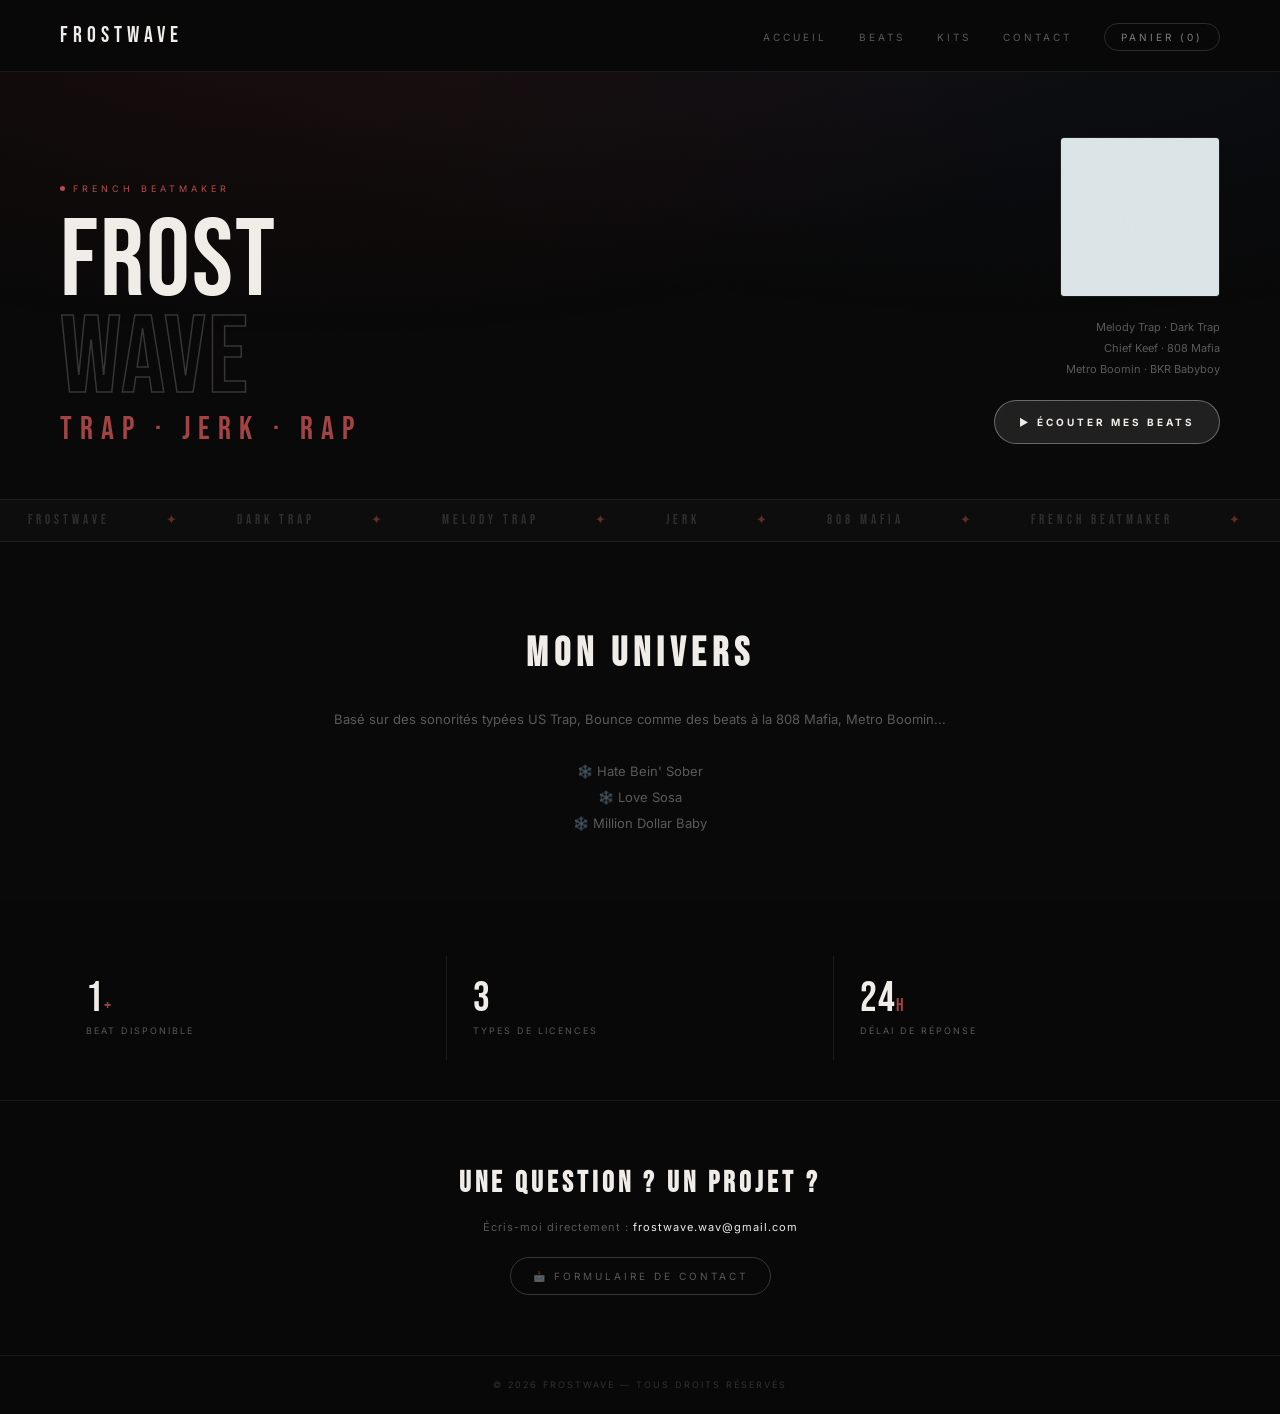
<file: index.html>
<!DOCTYPE html>
<html lang="fr">
<head>
  <meta charset="UTF-8" />
  <meta name="viewport" content="width=device-width, initial-scale=1.0" />
  <title>FrostWave — Beats & Kits</title>
  <link rel="stylesheet" href="style.css" />
</head>
<body>

  <nav>
    <div class="nav-logo">FrostWave</div>
    <ul class="nav-links">
      <li><a href="index.html">Accueil</a></li>
      <li><a href="beats.html">Beats</a></li>
      <li><a href="kits.html">Kits</a></li>
      <li><a href="contact.html">Contact</a></li>
      <li><a href="panier.html" class="panier-btn">Panier (<span id="cart-count">0</span>)</a></li>
    </ul>
  </nav>

  <!-- HERO -->
  <section class="hero">
    <div class="hero-left">
      <div class="hero-badge">
        <div class="hero-badge-dot"></div>
        French Beatmaker
      </div>
      <div class="hero-title">
        <span class="t1">Frost</span>
        <span class="t2">Wave</span>
        <span class="t3">Trap · Jerk · Rap</span>
      </div>
    </div>
    <div class="hero-right">
      <img src="assets/profile.jpg" alt="FrostWave" class="profile-pic" />
      <p class="hero-desc">
        Melody Trap · Dark Trap<br/>
        Chief Keef · 808 Mafia<br/>
        Metro Boomin · BKR Babyboy
      </p>
      <a href="beats.html" class="btn-principal">▶ Écouter mes beats</a>
    </div>
  </section>

  <!-- TAPE DÉFILANTE -->
  <div class="tape">
    <div class="tape-inner">
      <span class="tape-item">FROSTWAVE</span><span class="tape-item red">✦</span>
      <span class="tape-item">DARK TRAP</span><span class="tape-item red">✦</span>
      <span class="tape-item">MELODY TRAP</span><span class="tape-item red">✦</span>
      <span class="tape-item">JERK</span><span class="tape-item red">✦</span>
      <span class="tape-item">808 MAFIA</span><span class="tape-item red">✦</span>
      <span class="tape-item">FRENCH BEATMAKER</span><span class="tape-item red">✦</span>
      <span class="tape-item">CHIEF KEEF</span><span class="tape-item red">✦</span>
      <span class="tape-item">METRO BOOMIN</span><span class="tape-item red">✦</span>
      <span class="tape-item">FROSTWAVE</span><span class="tape-item red">✦</span>
      <span class="tape-item">DARK TRAP</span><span class="tape-item red">✦</span>
      <span class="tape-item">MELODY TRAP</span><span class="tape-item red">✦</span>
      <span class="tape-item">JERK</span><span class="tape-item red">✦</span>
      <span class="tape-item">808 MAFIA</span><span class="tape-item red">✦</span>
      <span class="tape-item">FRENCH BEATMAKER</span><span class="tape-item red">✦</span>
      <span class="tape-item">CHIEF KEEF</span><span class="tape-item red">✦</span>
      <span class="tape-item">METRO BOOMIN</span><span class="tape-item red">✦</span>
    </div>
  </div>

  <!-- MON UNIVERS -->
  <section class="univers">
    <h2>Mon univers</h2>
    <p>
      Basé sur des sonorités typées US Trap, Bounce comme des beats à la 808 Mafia, Metro Boomin...<br/><br/>
      ❄️ Hate Bein' Sober<br/>
      ❄️ Love Sosa<br/>
      ❄️ Million Dollar Baby
    </p>
  </section>

  <!-- STATS -->
  <div class="stats-grid">
    <div class="stat-block">
      <div class="stat-num">1<span>+</span></div>
      <div class="stat-label">Beat disponible</div>
    </div>
    <div class="stat-block">
      <div class="stat-num">3</div>
      <div class="stat-label">Types de licences</div>
    </div>
    <div class="stat-block">
      <div class="stat-num">24<span>H</span></div>
      <div class="stat-label">Délai de réponse</div>
    </div>
  </div>

  <!-- CONTACT RAPIDE -->
  <section class="contact-rapide">
    <h3>Une question ? Un projet ?</h3>
    <p>Écris-moi directement : <a href="mailto:frostwave.wav@gmail.com">frostwave.wav@gmail.com</a></p>
    <a href="contact.html" class="btn-secondaire">📩 Formulaire de contact</a>
  </section>

  <footer>
    <p>© 2026 FrostWave — Tous droits réservés</p>
  </footer>

  <script src="script.js"></script>
</body>
</html>
</file>
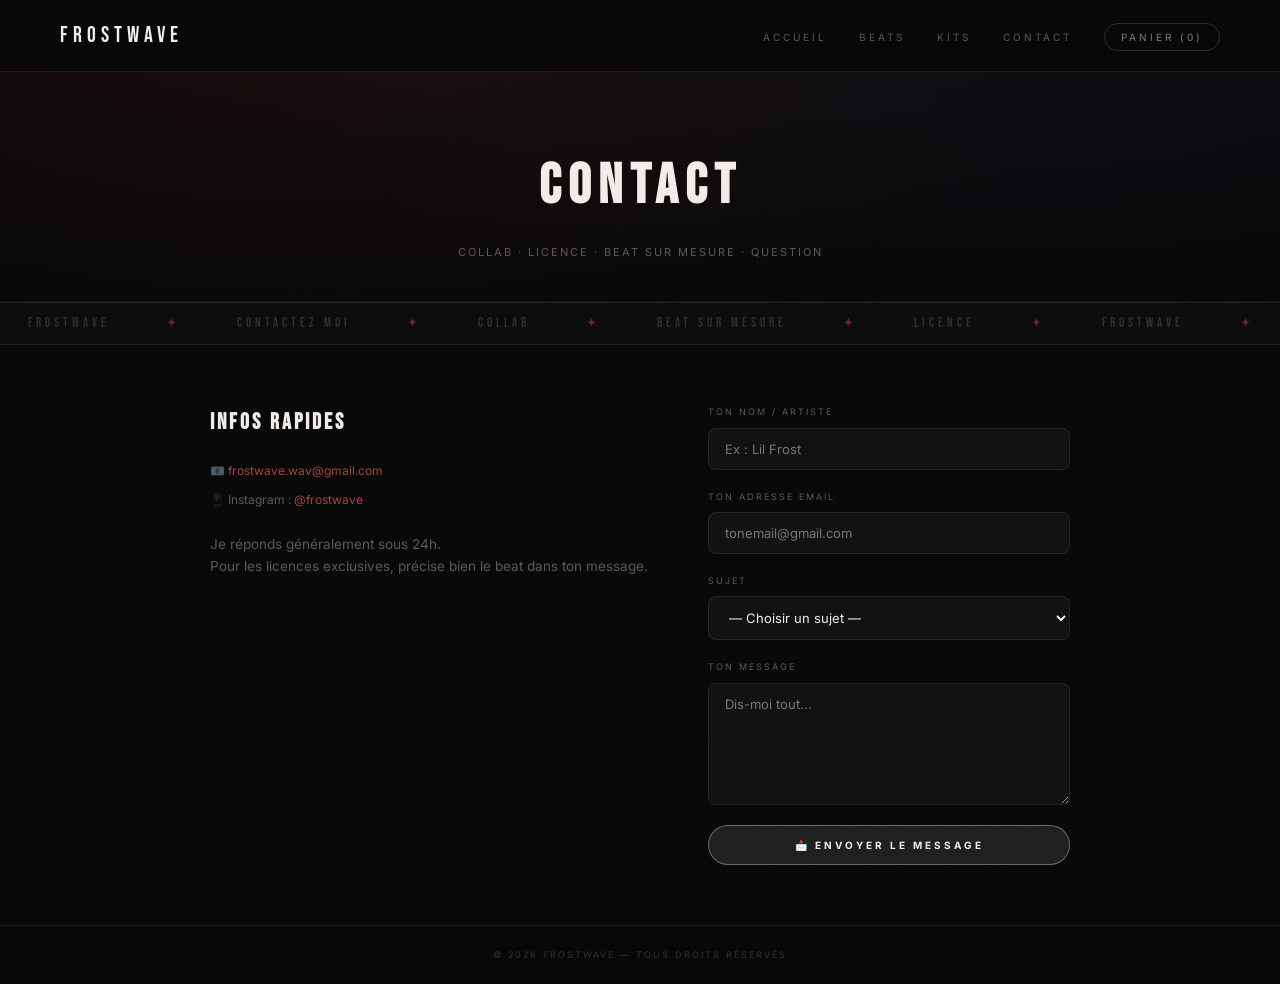
<file: contact.html>
<!DOCTYPE html>
<html lang="fr">
<head>
  <meta charset="UTF-8" />
  <meta name="viewport" content="width=device-width, initial-scale=1.0" />
  <title>FrostWave — Contact</title>
  <link rel="stylesheet" href="style.css" />
</head>
<body>

  <nav>
    <div class="nav-logo">FrostWave</div>
    <ul class="nav-links">
      <li><a href="index.html">Accueil</a></li>
      <li><a href="beats.html">Beats</a></li>
      <li><a href="kits.html">Kits</a></li>
      <li><a href="contact.html">Contact</a></li>
      <li><a href="panier.html" class="panier-btn">Panier (<span id="cart-count">0</span>)</a></li>
    </ul>
  </nav>

  <section class="page-header">
    <h1>Contact</h1>
    <p>Collab · Licence · Beat sur mesure · Question</p>
  </section>

  <div class="tape">
    <div class="tape-inner">
      <span class="tape-item">FROSTWAVE</span><span class="tape-item red">✦</span>
      <span class="tape-item">CONTACTEZ MOI</span><span class="tape-item red">✦</span>
      <span class="tape-item">COLLAB</span><span class="tape-item red">✦</span>
      <span class="tape-item">BEAT SUR MESURE</span><span class="tape-item red">✦</span>
      <span class="tape-item">LICENCE</span><span class="tape-item red">✦</span>
      <span class="tape-item">FROSTWAVE</span><span class="tape-item red">✦</span>
      <span class="tape-item">CONTACTEZ MOI</span><span class="tape-item red">✦</span>
      <span class="tape-item">COLLAB</span><span class="tape-item red">✦</span>
      <span class="tape-item">BEAT SUR MESURE</span><span class="tape-item red">✦</span>
      <span class="tape-item">LICENCE</span><span class="tape-item red">✦</span>
    </div>
  </div>

  <section class="contact-section">
    <div class="contact-wrapper">

      <div class="contact-infos">
        <h3>Infos rapides</h3>
        <p>📧 <a href="mailto:frostwave.wav@gmail.com">frostwave.wav@gmail.com</a></p>
        <p>📱 Instagram : <a href="https://instagram.com/frostwave" target="_blank">@frostwave</a></p>
        <p style="margin-top: 25px; font-size: 0.85rem;">
          Je réponds généralement sous 24h.<br/>
          Pour les licences exclusives, précise bien le beat dans ton message.
        </p>
      </div>

      <form class="contact-form" action="https://formspree.io/f/TONID" method="POST">

        <div class="form-group">
          <label for="nom">Ton nom / artiste</label>
          <input type="text" id="nom" name="nom" placeholder="Ex : Lil Frost" required />
        </div>

        <div class="form-group">
          <label for="email">Ton adresse email</label>
          <input type="email" id="email" name="email" placeholder="tonemail@gmail.com" required />
        </div>

        <div class="form-group">
          <label for="sujet">Sujet</label>
          <select id="sujet" name="sujet">
            <option value="">— Choisir un sujet —</option>
            <option value="collab">Collaboration</option>
            <option value="licence-mp3">Licence MP3</option>
            <option value="licence-wav">Licence WAV</option>
            <option value="licence-exclu">Licence exclusive</option>
            <option value="custom">Beat sur-mesure</option>
            <option value="kit">Question sur un kit</option>
            <option value="autre">Autre</option>
          </select>
        </div>

        <div class="form-group">
          <label for="message">Ton message</label>
          <textarea id="message" name="message" rows="6" placeholder="Dis-moi tout..." required></textarea>
        </div>

        <button type="submit" class="btn-principal" style="width:100%">
          📩 Envoyer le message
        </button>

      </form>
    </div>
  </section>

  <footer>
    <p>© 2026 FrostWave — Tous droits réservés</p>
  </footer>

  <script src="script.js"></script>
</body>
</html>
</file>
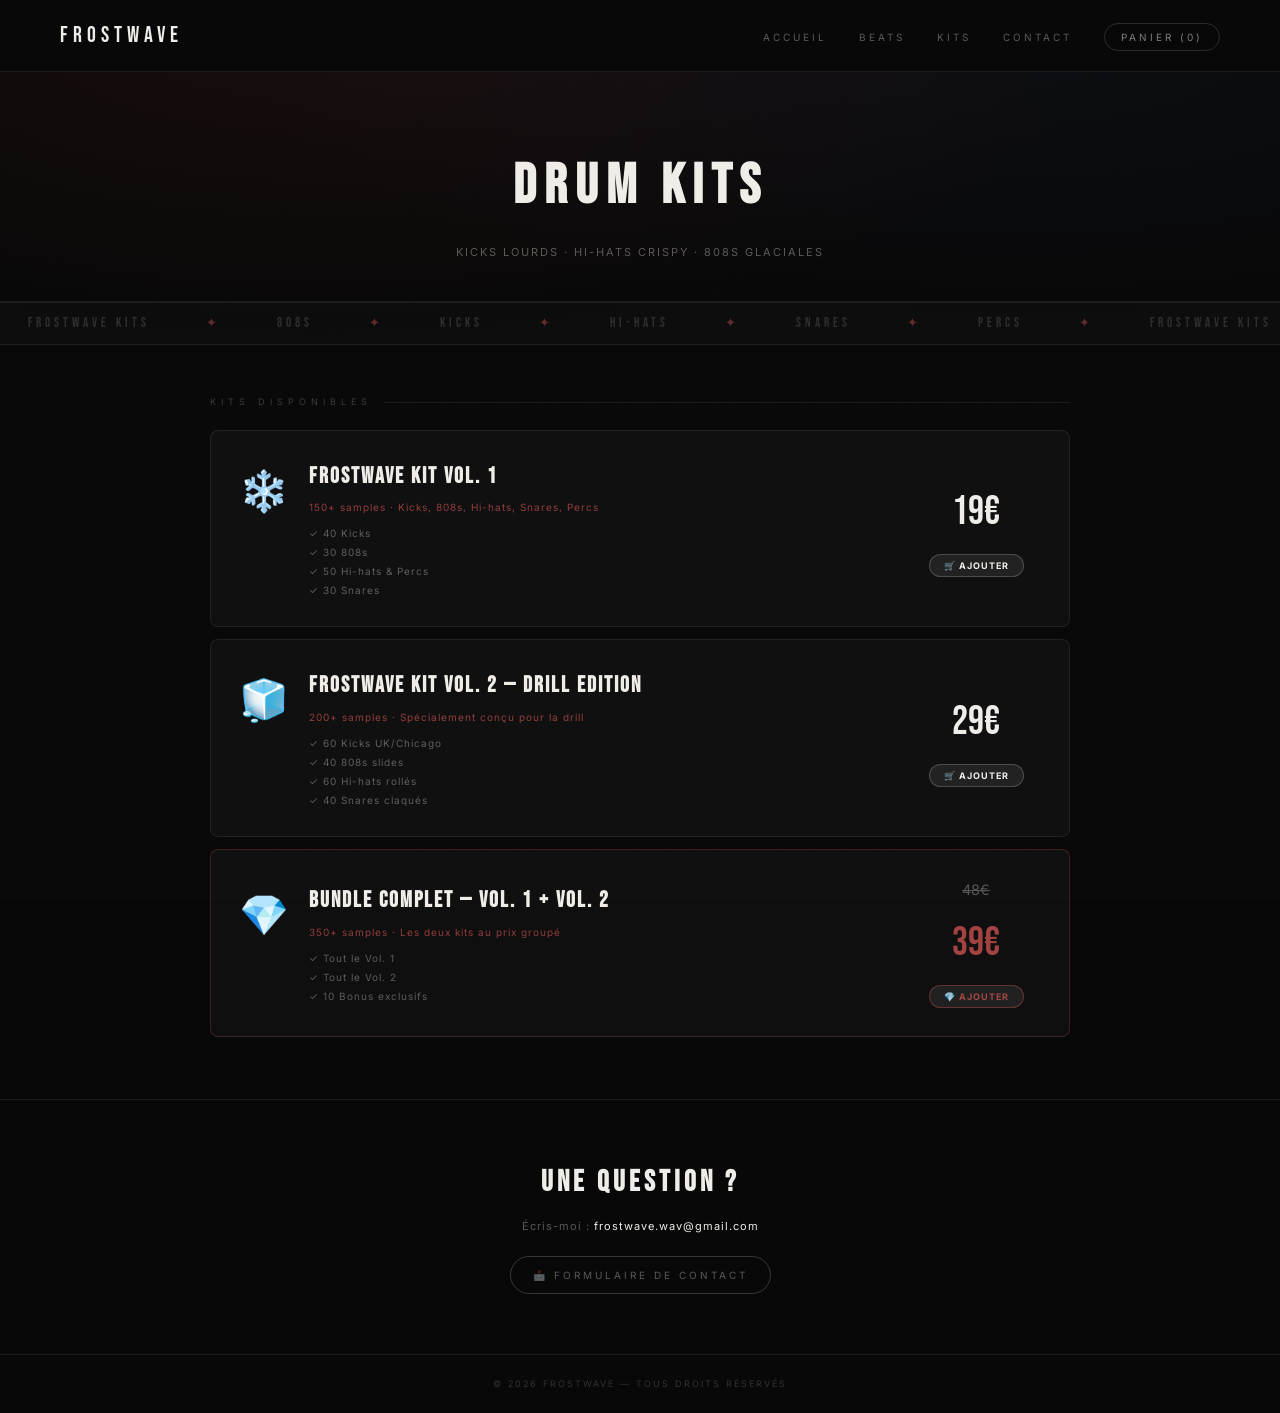
<file: kits.html>
<!DOCTYPE html>
<html lang="fr">
<head>
  <meta charset="UTF-8" />
  <meta name="viewport" content="width=device-width, initial-scale=1.0" />
  <title>FrostWave — Kits</title>
  <link rel="stylesheet" href="style.css" />
</head>
<body>

  <nav>
    <div class="nav-logo">FrostWave</div>
    <ul class="nav-links">
      <li><a href="index.html">Accueil</a></li>
      <li><a href="beats.html">Beats</a></li>
      <li><a href="kits.html">Kits</a></li>
      <li><a href="contact.html">Contact</a></li>
      <li><a href="panier.html" class="panier-btn">Panier (<span id="cart-count">0</span>)</a></li>
    </ul>
  </nav>

  <section class="page-header">
    <h1>Drum Kits</h1>
    <p>Kicks lourds · Hi-hats crispy · 808s glaciales</p>
  </section>

  <!-- TAPE -->
  <div class="tape">
    <div class="tape-inner">
      <span class="tape-item">FROSTWAVE KITS</span><span class="tape-item red">✦</span>
      <span class="tape-item">808S</span><span class="tape-item red">✦</span>
      <span class="tape-item">KICKS</span><span class="tape-item red">✦</span>
      <span class="tape-item">HI-HATS</span><span class="tape-item red">✦</span>
      <span class="tape-item">SNARES</span><span class="tape-item red">✦</span>
      <span class="tape-item">PERCS</span><span class="tape-item red">✦</span>
      <span class="tape-item">FROSTWAVE KITS</span><span class="tape-item red">✦</span>
      <span class="tape-item">808S</span><span class="tape-item red">✦</span>
      <span class="tape-item">KICKS</span><span class="tape-item red">✦</span>
      <span class="tape-item">HI-HATS</span><span class="tape-item red">✦</span>
      <span class="tape-item">SNARES</span><span class="tape-item red">✦</span>
      <span class="tape-item">PERCS</span><span class="tape-item red">✦</span>
    </div>
  </div>

  <section class="catalogue">
    <div class="section-label">Kits disponibles</div>

    <!-- KIT 1 -->
    <div class="kit-card">
      <div class="kit-left">
        <div class="kit-cover">❄️</div>
        <div class="kit-info">
          <h3>FrostWave Kit Vol. 1</h3>
          <p class="kit-desc">150+ samples · Kicks, 808s, Hi-hats, Snares, Percs</p>
          <ul class="kit-contenu">
            <li>✓ 40 Kicks</li>
            <li>✓ 30 808s</li>
            <li>✓ 50 Hi-hats & Percs</li>
            <li>✓ 30 Snares</li>
          </ul>
        </div>
      </div>
      <div class="kit-right">
        <span class="kit-prix">19€</span>
        <button onclick="ajouterAuPanier('FrostWave Kit Vol. 1', 19, 'Drum Kit')" class="btn-acheter">
          🛒 Ajouter
        </button>
      </div>
    </div>

    <!-- KIT 2 -->
    <div class="kit-card">
      <div class="kit-left">
        <div class="kit-cover">🧊</div>
        <div class="kit-info">
          <h3>FrostWave Kit Vol. 2 — Drill Edition</h3>
          <p class="kit-desc">200+ samples · Spécialement conçu pour la drill</p>
          <ul class="kit-contenu">
            <li>✓ 60 Kicks UK/Chicago</li>
            <li>✓ 40 808s slides</li>
            <li>✓ 60 Hi-hats rollés</li>
            <li>✓ 40 Snares claqués</li>
          </ul>
        </div>
      </div>
      <div class="kit-right">
        <span class="kit-prix">29€</span>
        <button onclick="ajouterAuPanier('FrostWave Kit Vol. 2 — Drill Edition', 29, 'Drum Kit')" class="btn-acheter">
          🛒 Ajouter
        </button>
      </div>
    </div>

    <!-- BUNDLE -->
    <div class="kit-card kit-bundle">
      <div class="kit-left">
        <div class="kit-cover">💎</div>
        <div class="kit-info">
          <h3>Bundle Complet — Vol. 1 + Vol. 2</h3>
          <p class="kit-desc">350+ samples · Les deux kits au prix groupé</p>
          <ul class="kit-contenu">
            <li>✓ Tout le Vol. 1</li>
            <li>✓ Tout le Vol. 2</li>
            <li>✓ 10 Bonus exclusifs</li>
          </ul>
        </div>
      </div>
      <div class="kit-right">
        <span class="kit-prix-barre">48€</span>
        <span class="kit-prix kit-prix-promo">39€</span>
        <button onclick="ajouterAuPanier('Bundle Vol. 1 + Vol. 2', 39, 'Drum Kit Bundle')" class="btn-acheter btn-exclu">
          💎 Ajouter
        </button>
      </div>
    </div>

  </section>

  <section class="contact-rapide">
    <h3>Une question ?</h3>
    <p>Écris-moi : <a href="mailto:frostwave.wav@gmail.com">frostwave.wav@gmail.com</a></p>
    <a href="contact.html" class="btn-secondaire">📩 Formulaire de contact</a>
  </section>

  <footer>
    <p>© 2026 FrostWave — Tous droits réservés</p>
  </footer>

  <script src="script.js"></script>
</body>
</html>
</file>
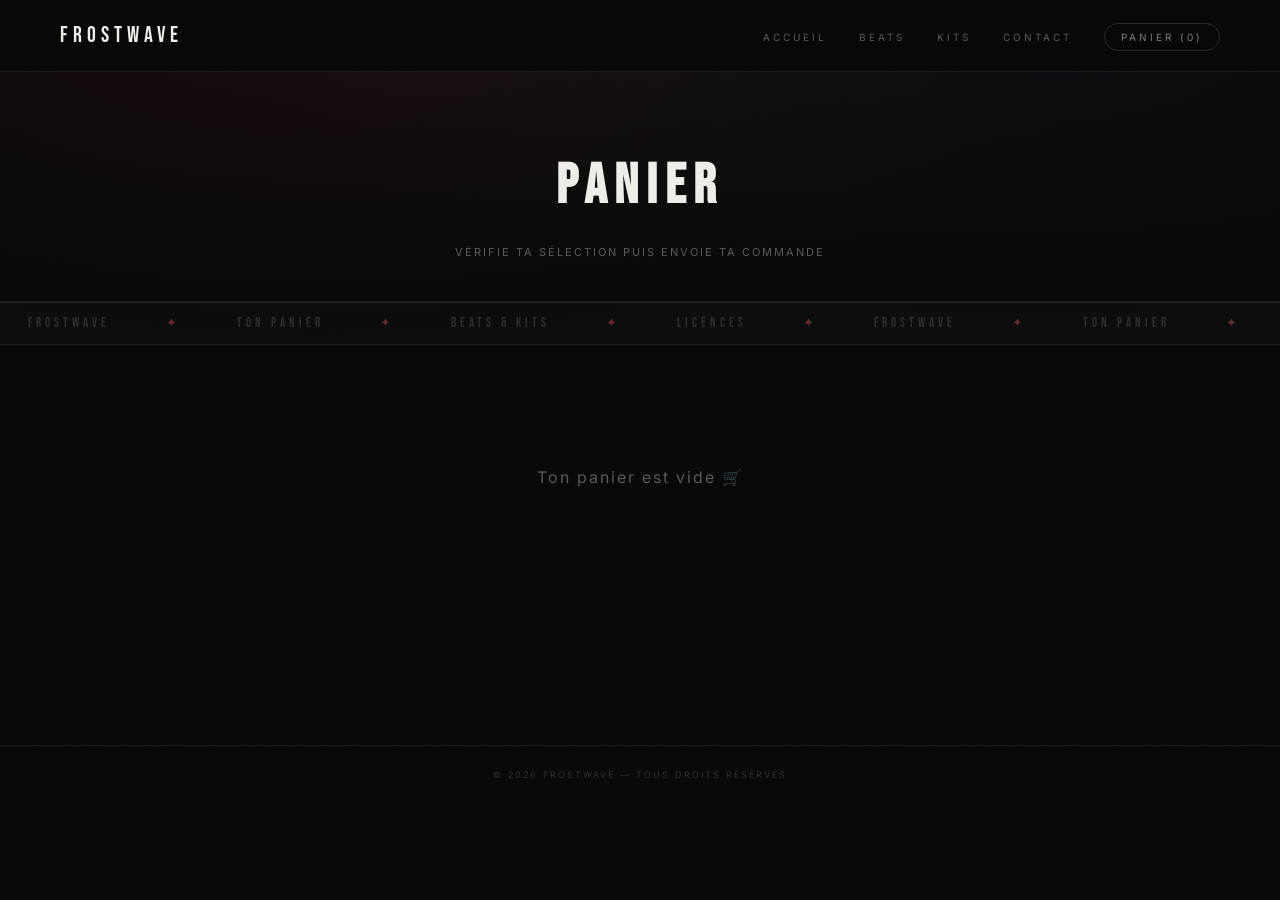
<file: panier.html>
<!DOCTYPE html>
<html lang="fr">
<head>
  <meta charset="UTF-8" />
  <meta name="viewport" content="width=device-width, initial-scale=1.0" />
  <title>FrostWave — Panier</title>
  <link rel="stylesheet" href="style.css" />
</head>
<body>

  <nav>
    <div class="nav-logo">FrostWave</div>
    <ul class="nav-links">
      <li><a href="index.html">Accueil</a></li>
      <li><a href="beats.html">Beats</a></li>
      <li><a href="kits.html">Kits</a></li>
      <li><a href="contact.html">Contact</a></li>
      <li><a href="panier.html" class="panier-btn">Panier (<span id="cart-count">0</span>)</a></li>
    </ul>
  </nav>

  <section class="page-header">
    <h1>Panier</h1>
    <p>Vérifie ta sélection puis envoie ta commande</p>
  </section>

  <div class="tape">
    <div class="tape-inner">
      <span class="tape-item">FROSTWAVE</span><span class="tape-item red">✦</span>
      <span class="tape-item">TON PANIER</span><span class="tape-item red">✦</span>
      <span class="tape-item">BEATS & KITS</span><span class="tape-item red">✦</span>
      <span class="tape-item">LICENCES</span><span class="tape-item red">✦</span>
      <span class="tape-item">FROSTWAVE</span><span class="tape-item red">✦</span>
      <span class="tape-item">TON PANIER</span><span class="tape-item red">✦</span>
      <span class="tape-item">BEATS & KITS</span><span class="tape-item red">✦</span>
      <span class="tape-item">LICENCES</span><span class="tape-item red">✦</span>
    </div>
  </div>

  <section class="panier-section">
    <div id="panier-container"></div>
  </section>

  <footer>
    <p>© 2026 FrostWave — Tous droits réservés</p>
  </footer>

  <script src="script.js"></script>
</body>
</html>
</file>
<file: style.css>
@import url('https://fonts.googleapis.com/css2?family=Inter:wght@300;400;500;700;900&family=Bebas+Neue&display=swap');

/* ===== VARIABLES ===== */
:root {
  --noir: #080808;
  --blanc: #f0ede8;
  --rouge: #c84040;
  --gris: rgba(240,237,232,0.12);
  --border: rgba(240,237,232,0.08);
  --texte: #f0ede8;
  --texte-muted: rgba(240,237,232,0.35);
}

/* ===== BASE ===== */
* { margin: 0; padding: 0; box-sizing: border-box; }

body {
  background-color: var(--noir);
  color: var(--texte);
  font-family: 'Inter', sans-serif;
  font-size: 16px;
  line-height: 1.6;
  position: relative;
}

/* ===== GRAIN ===== */
body::before {
  content: '';
  position: fixed;
  inset: 0;
  pointer-events: none;
  z-index: 9999;
  background-image: url("data:image/svg+xml,%3Csvg viewBox='0 0 512 512' xmlns='http://www.w3.org/2000/svg'%3E%3Cfilter id='n'%3E%3CfeTurbulence type='fractalNoise' baseFrequency='0.68' numOctaves='4' stitchTiles='stitch'/%3E%3CfeColorMatrix type='saturate' values='0'/%3E%3C/filter%3E%3Crect width='100%25' height='100%25' filter='url(%23n)' opacity='0.18'/%3E%3C/svg%3E");
  background-size: 180px;
  opacity: 0.45;
  mix-blend-mode: overlay;
}

/* ===== GLOW HERO ===== */
body::after {
  content: '';
  position: fixed;
  top: 0; left: 0; right: 0;
  height: 400px;
  pointer-events: none;
  z-index: 0;
  background:
    radial-gradient(ellipse at 25% 0%, rgba(180,60,60,0.1) 0%, transparent 60%),
    radial-gradient(ellipse at 80% 10%, rgba(60,90,160,0.07) 0%, transparent 55%);
}

a { color: var(--texte); text-decoration: none; }

/* ===== NAVIGATION ===== */
nav {
  display: flex;
  justify-content: space-between;
  align-items: center;
  padding: 18px 60px;
  background-color: rgba(8,8,8,0.95);
  position: sticky;
  top: 0;
  z-index: 100;
  border-bottom: 1px solid var(--border);
  backdrop-filter: blur(10px);
}

.nav-logo {
  font-family: 'Bebas Neue', sans-serif;
  font-size: 22px;
  letter-spacing: 5px;
  color: var(--blanc);
}

.nav-links {
  list-style: none;
  display: flex;
  gap: 32px;
  align-items: center;
}

.nav-links a {
  font-size: 10px;
  letter-spacing: 3px;
  text-transform: uppercase;
  color: var(--texte-muted);
  transition: color 0.2s;
}

.nav-links a:hover { color: var(--blanc); }

.panier-btn {
  font-size: 10px !important;
  letter-spacing: 2px;
  text-transform: uppercase;
  border: 1px solid rgba(240,237,232,0.15) !important;
  padding: 7px 16px !important;
  border-radius: 30px;
  color: rgba(240,237,232,0.5) !important;
  background: transparent !important;
  transition: border-color 0.2s, color 0.2s !important;
}

.panier-btn:hover {
  border-color: rgba(240,237,232,0.4) !important;
  color: var(--blanc) !important;
}


/* ===== HERO ===== */
.hero {
  padding: 65px 60px 55px;
  display: grid;
  grid-template-columns: 1fr 1fr;
  gap: 40px;
  align-items: end;
  position: relative;
  z-index: 1;
  animation: fadeUp 0.5s ease both;
}

.hero-left {}

.hero-badge {
  display: inline-flex;
  align-items: center;
  gap: 8px;
  font-size: 9px;
  letter-spacing: 4px;
  text-transform: uppercase;
  color: rgba(200,80,80,0.9);
  margin-bottom: 18px;
}

.hero-badge-dot {
  width: 5px; height: 5px;
  border-radius: 50%;
  background: rgba(200,80,80,0.9);
}

.hero-title {
  font-family: 'Bebas Neue', sans-serif;
  font-size: 110px;
  line-height: 0.88;
  letter-spacing: 2px;
}

.hero-title .t1 { color: var(--blanc); display: block; }
.hero-title .t2 {
  -webkit-text-stroke: 1.5px rgba(240,237,232,0.2);
  color: transparent;
  display: block;
}
.hero-title .t3 {
  font-size: 32px;
  letter-spacing: 8px;
  color: rgba(200,80,80,0.8);
  display: block;
  margin-top: 8px;
}

.hero-right {
  display: flex;
  flex-direction: column;
  align-items: flex-end;
  gap: 20px;
}

.profile-pic {
  width: 160px;
  height: 160px;
  border-radius: 4px;
  object-fit: cover;
  border: 1px solid var(--border);
}

.hero-desc {
  font-size: 11px;
  color: var(--texte-muted);
  line-height: 1.9;
  text-align: right;
  max-width: 180px;
}

/* ===== BOUTONS ===== */
.btn-principal {
  background: rgba(240,237,232,0.1);
  color: var(--blanc);
  font-size: 10px;
  font-weight: 700;
  letter-spacing: 3px;
  text-transform: uppercase;
  padding: 13px 24px;
  border-radius: 30px;
  border: 1px solid rgba(240,237,232,0.35);
  cursor: pointer;
  font-family: 'Inter', sans-serif;
  transition: background 0.25s, border-color 0.25s, transform 0.15s;
  display: inline-block;
  text-align: center;
}

.btn-principal:hover {
  background: var(--rouge);
  border-color: var(--noir);
  outline: 2px solid var(--noir);
  transform: scale(1.03);
  color: var(--blanc);
}

.btn-secondaire {
  display: inline-block;
  font-size: 10px;
  letter-spacing: 3px;
  text-transform: uppercase;
  border: 1px solid rgba(240,237,232,0.2);
  color: var(--texte-muted);
  padding: 10px 22px;
  border-radius: 25px;
  transition: all 0.2s;
  margin-top: 15px;
}

.btn-secondaire:hover {
  border-color: rgba(240,237,232,0.5);
  color: var(--blanc);
}

/* ===== TAPE DÉFILANTE ===== */
.tape {
  display: flex;
  overflow: hidden;
  border-top: 1px solid var(--border);
  border-bottom: 1px solid var(--border);
  padding: 10px 0;
  background: rgba(240,237,232,0.02);
  position: relative;
  z-index: 1;
}

.tape-inner {
  display: flex;
  animation: scroll 22s linear infinite;
  white-space: nowrap;
}

.tape-item {
  font-family: 'Bebas Neue', sans-serif;
  font-size: 13px;
  letter-spacing: 4px;
  color: rgba(240,237,232,0.15);
  padding: 0 28px;
}

.tape-item.red { color: rgba(200,80,80,0.45); }

@keyframes scroll {
  from { transform: translateX(0); }
  to { transform: translateX(-50%); }
}

/* ===== PAGE HEADER ===== */
.page-header {
  text-align: center;
  padding: 70px 20px 40px;
  border-bottom: 1px solid var(--border);
  position: relative;
  z-index: 1;
}

.page-header h1 {
  font-family: 'Bebas Neue', sans-serif;
  font-size: 3.5rem;
  letter-spacing: 8px;
  text-transform: uppercase;
  color: var(--blanc);
  margin-bottom: 12px;
}

.page-header p {
  font-size: 11px;
  letter-spacing: 2px;
  text-transform: uppercase;
  color: var(--texte-muted);
  max-width: 500px;
  margin: 0 auto;
}

/* ===== SECTION UNIVERS ===== */
.univers {
  max-width: 750px;
  margin: 0 auto;
  padding: 80px 20px;
  text-align: center;
  position: relative;
  z-index: 1;
}

.univers h2 {
  font-family: 'Bebas Neue', sans-serif;
  font-size: 2.5rem;
  letter-spacing: 6px;
  text-transform: uppercase;
  color: var(--blanc);
  margin-bottom: 20px;
}

.univers p {
  font-size: 13px;
  color: var(--texte-muted);
  line-height: 2;
}

/* ===== CATALOGUE ===== */
.catalogue {
  max-width: 900px;
  margin: 0 auto;
  padding: 50px 20px;
  display: flex;
  flex-direction: column;
  gap: 0;
  position: relative;
  z-index: 1;
}

.section-label {
  font-size: 9px;
  letter-spacing: 5px;
  text-transform: uppercase;
  color: rgba(240,237,232,0.22);
  margin-bottom: 20px;
  display: flex;
  align-items: center;
  gap: 12px;
}

.section-label::after {
  content: '';
  flex: 1;
  height: 1px;
  background: var(--border);
}

/* ===== BEAT CARDS ===== */
.beat-card {
  padding: 20px 0;
  border-bottom: 1px solid rgba(240,237,232,0.05);
  cursor: pointer;
  transition: all 0.2s;
}

.beat-card:hover { padding-left: 10px; }

.beat-card-inner {
  display: flex;
  align-items: center;
  justify-content: space-between;
  gap: 20px;
}

.beat-left { display: flex; align-items: center; gap: 18px; }

.beat-num {
  font-size: 10px;
  color: rgba(240,237,232,0.18);
  width: 18px;
  font-variant-numeric: tabular-nums;
}

.beat-info h3 {
  font-family: 'Bebas Neue', sans-serif;
  font-size: 28px;
  letter-spacing: 1px;
  color: var(--blanc);
  transition: color 0.2s;
}

.beat-card:hover .beat-info h3 { color: rgba(200,80,80,0.9); }

.beat-tags {
  font-size: 9px;
  color: rgba(240,237,232,0.28);
  letter-spacing: 2px;
  text-transform: uppercase;
  margin-top: 1px;
}

.beat-right { display: flex; align-items: center; gap: 12px; }

.beat-player {
  width: 100%;
  margin: 12px 0;
  accent-color: var(--rouge);
  filter: invert(0.85);
}

.prix-options { display: flex; gap: 6px; flex-wrap: wrap; }

.prix-option {
  display: flex;
  align-items: center;
  gap: 8px;
  background: transparent;
  border: 1px solid rgba(240,237,232,0.1);
  border-radius: 20px;
  padding: 5px 12px;
}

.prix-label { font-size: 9px; color: var(--texte-muted); letter-spacing: 1px; }
.prix-montant { font-size: 11px; font-weight: 700; color: var(--blanc); }

.btn-acheter {
  background: rgba(240,237,232,0.08);
  color: var(--blanc);
  border: 1px solid rgba(240,237,232,0.2);
  padding: 5px 14px;
  border-radius: 20px;
  font-size: 9px;
  font-weight: 700;
  letter-spacing: 1px;
  text-transform: uppercase;
  cursor: pointer;
  font-family: 'Inter', sans-serif;
  transition: all 0.2s;
}

.btn-acheter:hover {
  background: var(--rouge);
  border-color: var(--rouge);
}

.btn-exclu {
  border-color: rgba(200,80,80,0.4);
  color: rgba(200,80,80,0.8);
}

.btn-custom {
  background: transparent;
  border: 1px solid rgba(240,237,232,0.2);
  color: var(--texte-muted);
  padding: 5px 14px;
  border-radius: 20px;
  font-size: 9px;
  font-weight: 700;
  letter-spacing: 1px;
  text-transform: uppercase;
  cursor: pointer;
  font-family: 'Inter', sans-serif;
  transition: all 0.2s;
  text-decoration: none;
  display: inline-block;
}

.btn-custom:hover { border-color: rgba(240,237,232,0.5); color: var(--blanc); }

.licence-detail {
  font-size: 8px;
  color: rgba(240,237,232,0.25);
  letter-spacing: 1px;
  margin-top: 2px;
}

.prix-option-exclu { border-color: rgba(200,80,80,0.3) !important; }
.prix-option-custom { border-color: rgba(240,237,232,0.1) !important; }

/* ===== PLAY BUTTON ===== */
.play-btn {
  width: 34px; height: 34px;
  border-radius: 50%;
  border: 1px solid rgba(240,237,232,0.12);
  display: flex;
  align-items: center;
  justify-content: center;
  flex-shrink: 0;
  transition: all 0.2s;
  cursor: pointer;
  background: transparent;
}

.beat-card:hover .play-btn {
  border-color: rgba(200,80,80,0.4);
  background: rgba(200,80,80,0.08);
}

/* ===== KITS ===== */
.kit-card {
  background: rgba(240,237,232,0.03);
  border: 1px solid var(--border);
  border-radius: 8px;
  padding: 28px;
  display: flex;
  justify-content: space-between;
  align-items: center;
  gap: 20px;
  transition: border-color 0.2s;
  margin-bottom: 12px;
}

.kit-card:hover { border-color: rgba(240,237,232,0.2); }
.kit-bundle { border-color: rgba(200,80,80,0.25); }

.kit-left { display: flex; gap: 20px; align-items: flex-start; }
.kit-cover { font-size: 2.5rem; min-width: 50px; text-align: center; }

.kit-info h3 {
  font-family: 'Bebas Neue', sans-serif;
  font-size: 1.4rem;
  letter-spacing: 2px;
  color: var(--blanc);
  margin-bottom: 5px;
}

.kit-desc { font-size: 10px; color: rgba(200,80,80,0.7); letter-spacing: 1px; margin-bottom: 10px; }

.kit-contenu {
  list-style: none;
  font-size: 10px;
  color: var(--texte-muted);
  display: flex;
  flex-direction: column;
  gap: 3px;
  letter-spacing: 1px;
}

.kit-right {
  display: flex;
  flex-direction: column;
  align-items: center;
  gap: 10px;
  min-width: 130px;
  text-align: center;
}

.kit-prix { font-family: 'Bebas Neue', sans-serif; font-size: 2.5rem; color: var(--blanc); }
.kit-prix-barre { font-size: 0.9rem; opacity: 0.3; text-decoration: line-through; }
.kit-prix-promo { color: rgba(200,80,80,0.8); }

/* ===== STATS GRID ===== */
.stats-grid {
  display: grid;
  grid-template-columns: 1fr 1fr 1fr;
  gap: 1px;
  background: var(--border);
  border-radius: 8px;
  overflow: hidden;
  margin: 40px 60px;
  position: relative;
  z-index: 1;
}

.stat-block {
  background: var(--noir);
  padding: 22px 26px;
}

.stat-num {
  font-family: 'Bebas Neue', sans-serif;
  font-size: 42px;
  color: var(--blanc);
  letter-spacing: 1px;
  line-height: 1;
}

.stat-num span { font-size: 18px; color: rgba(200,80,80,0.8); }
.stat-label { font-size: 9px; letter-spacing: 2px; text-transform: uppercase; color: var(--texte-muted); margin-top: 4px; }

/* ===== CONTACT RAPIDE ===== */
.contact-rapide {
  text-align: center;
  padding: 60px 20px;
  border-top: 1px solid var(--border);
  position: relative;
  z-index: 1;
}

.contact-rapide h3 {
  font-family: 'Bebas Neue', sans-serif;
  font-size: 1.8rem;
  letter-spacing: 4px;
  color: var(--blanc);
  margin-bottom: 12px;
}

.contact-rapide p { font-size: 11px; color: var(--texte-muted); margin-bottom: 5px; letter-spacing: 1px; }

/* ===== PAGE CONTACT ===== */
.contact-section {
  max-width: 900px;
  margin: 0 auto;
  padding: 60px 20px;
  position: relative;
  z-index: 1;
}

.contact-wrapper { display: flex; gap: 60px; align-items: flex-start; }
.contact-infos { min-width: 220px; }

.contact-infos h3 {
  font-family: 'Bebas Neue', sans-serif;
  font-size: 1.4rem;
  letter-spacing: 3px;
  color: var(--blanc);
  margin-bottom: 20px;
}

.contact-infos p { margin-bottom: 10px; font-size: 12px; color: var(--texte-muted); }
.contact-infos a { color: rgba(200,80,80,0.8); }
.contact-infos a:hover { color: var(--blanc); }

.contact-form { flex: 1; display: flex; flex-direction: column; gap: 20px; }

.form-group { display: flex; flex-direction: column; gap: 8px; }

.form-group label {
  font-size: 9px;
  letter-spacing: 2px;
  text-transform: uppercase;
  color: var(--texte-muted);
}

.form-group input,
.form-group select,
.form-group textarea {
  background: rgba(240,237,232,0.04);
  border: 1px solid var(--border);
  border-radius: 8px;
  padding: 12px 16px;
  color: var(--texte);
  font-size: 13px;
  font-family: 'Inter', sans-serif;
  outline: none;
  transition: border-color 0.2s;
}

.form-group input:focus,
.form-group select:focus,
.form-group textarea:focus { border-color: rgba(240,237,232,0.3); }

.form-group select option { background: #0d0d0d; }
.form-group textarea { resize: vertical; }

/* ===== PANIER ===== */
.panier-section {
  max-width: 750px;
  margin: 0 auto;
  padding: 60px 20px;
  min-height: 400px;
  position: relative;
  z-index: 1;
}

.panier-vide { text-align: center; color: var(--texte-muted); font-size: 1rem; margin-top: 60px; letter-spacing: 2px; }

.panier-item {
  display: flex;
  align-items: center;
  justify-content: space-between;
  gap: 15px;
  padding: 18px 0;
  border-bottom: 1px solid var(--border);
}

.panier-nom { flex: 1; font-weight: 600; color: var(--blanc); font-size: 14px; }
.panier-type { font-size: 9px; color: var(--texte-muted); letter-spacing: 1px; min-width: 70px; }
.panier-prix { font-weight: 700; color: rgba(200,80,80,0.8); min-width: 60px; text-align: right; font-family: 'Bebas Neue', sans-serif; font-size: 20px; }

.btn-suppr {
  background: transparent;
  border: 1px solid rgba(255,100,100,0.2);
  color: rgba(255,100,100,0.5);
  width: 28px; height: 28px;
  border-radius: 50%;
  cursor: pointer;
  font-size: 0.75rem;
  transition: all 0.2s;
}

.btn-suppr:hover { background: rgba(255,100,100,0.1); color: #ff6464; }

.panier-total {
  text-align: right;
  font-family: 'Bebas Neue', sans-serif;
  font-size: 2rem;
  letter-spacing: 2px;
  color: var(--blanc);
  padding: 20px 0;
  border-top: 1px solid var(--border);
  margin-top: 10px;
}

/* ===== FOOTER ===== */
footer {
  text-align: center;
  padding: 22px;
  font-size: 9px;
  letter-spacing: 2px;
  text-transform: uppercase;
  color: rgba(240,237,232,0.18);
  border-top: 1px solid var(--border);
  position: relative;
  z-index: 1;
}

/* ===== ANIMATIONS ===== */
@keyframes fadeUp {
  from { opacity: 0; transform: translateY(16px); }
  to { opacity: 1; transform: translateY(0); }
}

.page-header { animation: fadeUp 0.5s ease both; }
.catalogue { animation: fadeUp 0.5s 0.1s ease both; }

/* ===== RESPONSIVE TABLETTE ===== */
@media (max-width: 1024px) {

  nav { padding: 18px 30px; }

  .hero {
    padding: 50px 30px 45px;
    gap: 30px;
  }

  .hero-title { font-size: 85px; }

  .stats-grid { margin: 30px 30px; }

  .catalogue { padding: 40px 30px; }

  .kit-card { padding: 22px; }

  .contact-section { padding: 50px 30px; }

  .panier-section { padding: 50px 30px; }
}

/* ===== RESPONSIVE MOBILE ===== */
@media (max-width: 768px) {

  /* NAVIGATION */
  nav {
    padding: 14px 20px;
    flex-wrap: wrap;
    gap: 10px;
    justify-content: center;
  }

  .nav-logo {
    width: 100%;
    text-align: center;
    font-size: 18px;
  }

  .nav-links {
    flex-wrap: wrap;
    justify-content: center;
    gap: 10px;
  }

  .nav-links a { font-size: 9px; letter-spacing: 2px; }

  /* HERO */
  .hero {
    padding: 40px 20px;
    grid-template-columns: 1fr;
    text-align: center;
    gap: 24px;
  }

  .hero-left {
    display: flex;
    flex-direction: column;
    align-items: center;
  }

  .hero-badge { justify-content: center; }

  .hero-title {
    font-size: 62px;
    text-align: center;
  }

  .hero-title .t3 { font-size: 22px; letter-spacing: 5px; }

  .hero-right { align-items: center; }

  .hero-desc { text-align: center; max-width: 100%; }

  .profile-pic {
    width: 130px;
    height: 130px;
  }

  .btn-principal { font-size: 9px; padding: 12px 20px; }

  /* TAPE */
  .tape-item { font-size: 11px; padding: 0 18px; }

  /* PAGE HEADER */
  .page-header { padding: 50px 20px 30px; }
  .page-header h1 { font-size: 2.4rem; letter-spacing: 5px; }

  /* STATS */
  .stats-grid {
    margin: 24px 20px;
    grid-template-columns: 1fr 1fr;
  }

  .stat-num { font-size: 32px; }

  /* UNIVERS */
  .univers { padding: 50px 20px; }

  /* CATALOGUE */
  .catalogue { padding: 30px 20px; }

  .beat-card-inner {
    flex-direction: column;
    align-items: flex-start;
    gap: 14px;
  }

  .beat-left { gap: 12px; }

  .beat-info h3 { font-size: 22px; }

  .beat-right { width: 100%; }

  .prix-options { flex-direction: column; width: 100%; gap: 8px; }

  .prix-option {
    flex-wrap: wrap;
    justify-content: space-between;
    padding: 10px 14px;
  }

  .beat-player { margin: 8px 0; }

  /* KITS */
  .kit-card {
    flex-direction: column;
    align-items: flex-start;
    padding: 20px;
  }

  .kit-right {
    width: 100%;
    flex-direction: row;
    justify-content: space-between;
    align-items: center;
    margin-top: 14px;
  }

  .kit-left { gap: 14px; }

  /* CONTACT */
  .contact-section { padding: 40px 20px; }

  .contact-wrapper {
    flex-direction: column;
    gap: 30px;
  }

  .contact-infos {
    min-width: unset;
    width: 100%;
  }

  /* PANIER */
  .panier-section { padding: 40px 20px; }

  .panier-item {
    flex-wrap: wrap;
    gap: 8px;
  }

  .panier-nom { width: 100%; }

  /* CONTACT RAPIDE */
  .contact-rapide { padding: 40px 20px; }
  .contact-rapide h3 { font-size: 1.4rem; }
}

/* ===== RESPONSIVE PETIT MOBILE ===== */
@media (max-width: 480px) {

  .hero-title { font-size: 48px; }
  .hero-title .t3 { font-size: 18px; letter-spacing: 4px; }

  .page-header h1 { font-size: 2rem; }

  .stats-grid { grid-template-columns: 1fr; }

  .stat-num { font-size: 36px; }

  .kit-info h3 { font-size: 1.1rem; }

  .panier-total { font-size: 1.6rem; }

  nav { gap: 8px; }

  .nav-links { gap: 8px; }

  .nav-links a { font-size: 8px; }
}
</file>
